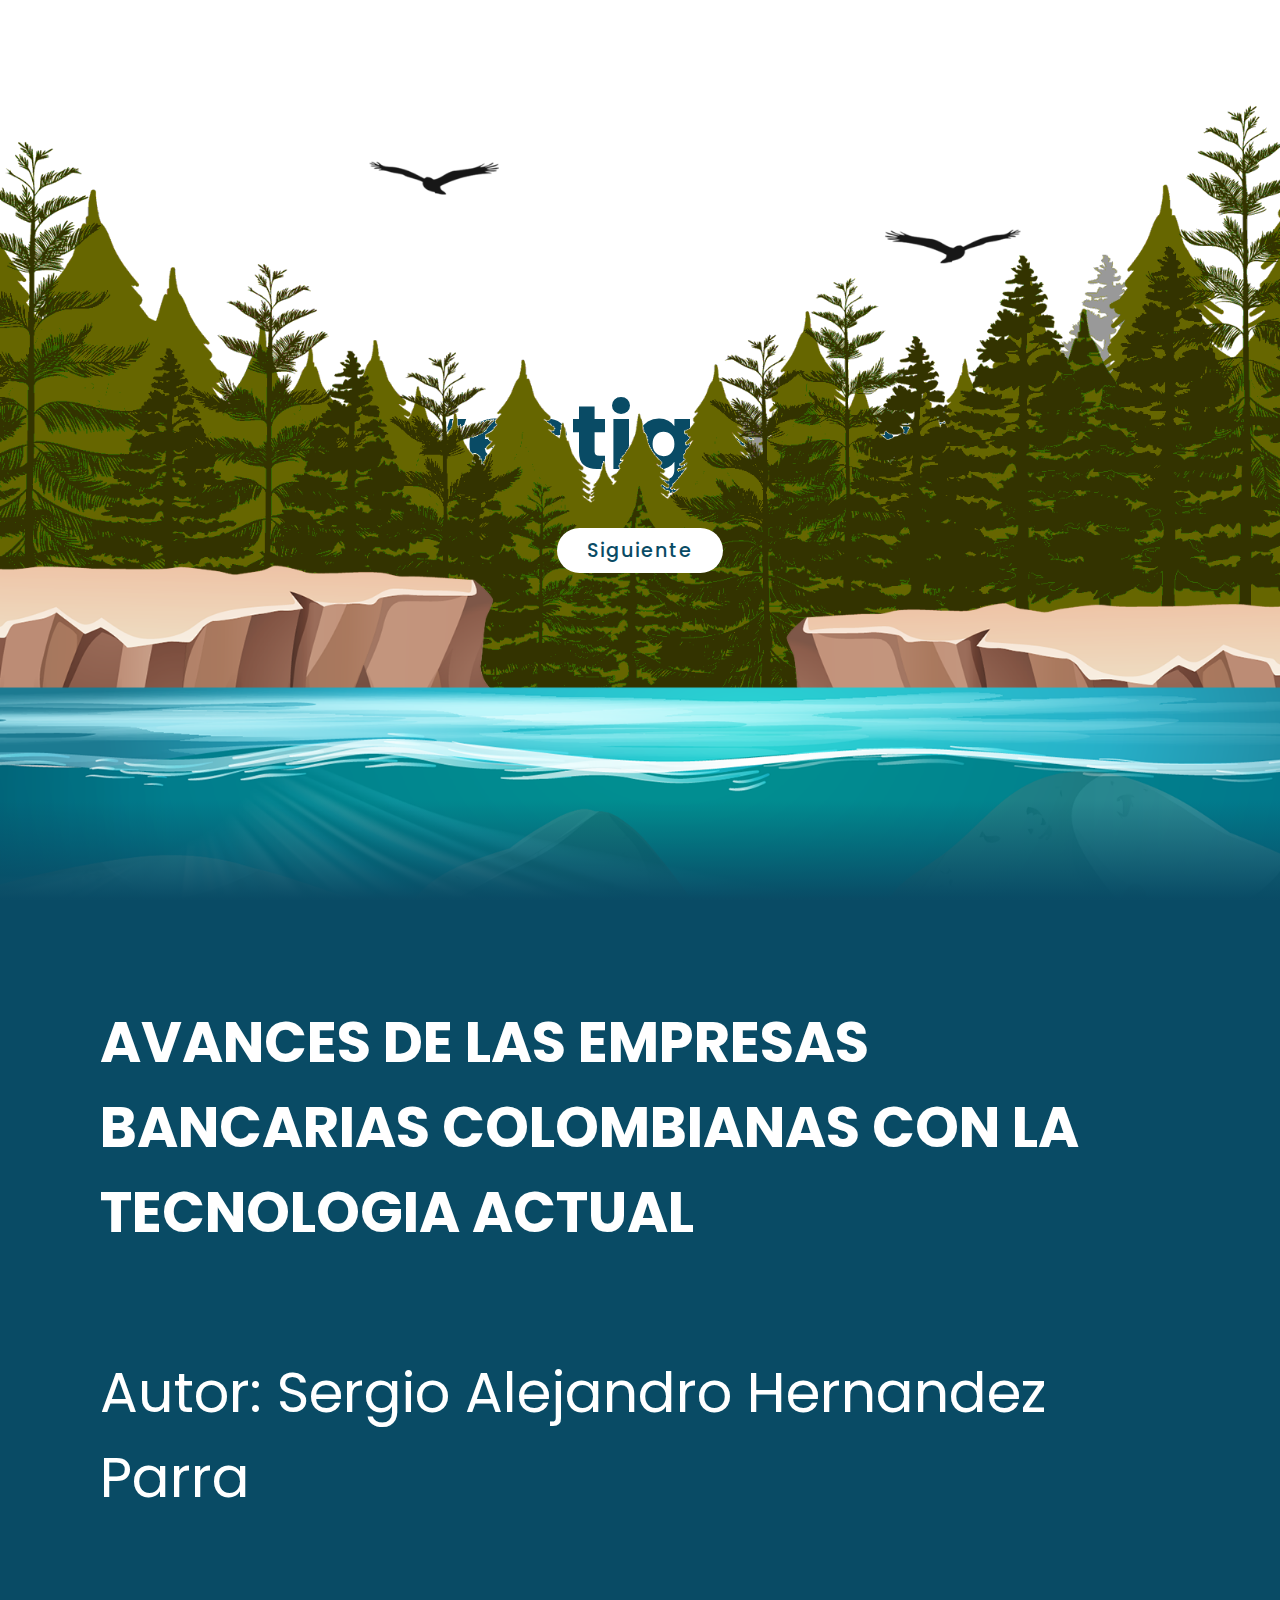
<file: Proyecto/index.html>
<!doctype html>
     <html>
         <head>
             <title>Investigacion</title>
             <link rel="stylesheet"type="text/css"href="styles.css">
         </head>
         <body>
             <header id="header">
                 <a href="#" class="logo">  </a>
                 <ul>
                     <li><a href="#" class="active"></a></li>
                     <li><a href="#"></a></li>
                     <li><a href="#"></a></li>
                     <li><a href="#"></a></li>
                 </ul>
             </header>
             <section>
  <h2 id="text"><span></span><br> Investigacion</h2> 
  <img src="./imagenes/bird1.png" id="bird1">
   <img src="./imagenes/bird2.png" id="bird2">
    <img src="./imagenes/forest.png" id="forest">
     <img src="./imagenes/rocks.png" id="rocks">
      <img src="./imagenes/water.png" id="water">
  <a href="segundo.html" id="btn">Siguiente</a>
          </section>
          <div class="sec">
              <h2>AVANCES DE LAS EMPRESAS BANCARIAS COLOMBIANAS CON LA TECNOLOGIA ACTUAL</h2>
              <p> <br> Autor: Sergio Alejandro Hernandez Parra</p>
          </div>
          <script>
            let text = document.getElementById('text')
         
            let bird1 = document.getElementById('bird1')
            let bird2 = document.getElementById('bird2')
            let btn = document.getElementById('btn')
            let rocks = document.getElementById('rocks')
            let forest = document.getElementById('forest')
            let water = document.getElementById('water')
            let header = document.getElementById('header')
            window.addEventListener('scroll',function(){
                let value = window.scrollY;



                text.style.top = 50 + value * -0.5 + '%';
                bird1.style.top = value * -1.5+ 'px';
                bird1.style.left = value * 2 +  'px';
                bird2.style.top = value * -1.5 + 'px';
                bird2.style.left = value * -5 + 'px';
                btn.style.marginTop=value * 1.5 + 'px';
                rocks.style.top= value * -0.12 + 'px';
                forest.style.top = value * 0.25 + 'px';
                header.style.top = value * 0.5 + 'px';












            })
  
          </script>
         </body>
</html>
</file>
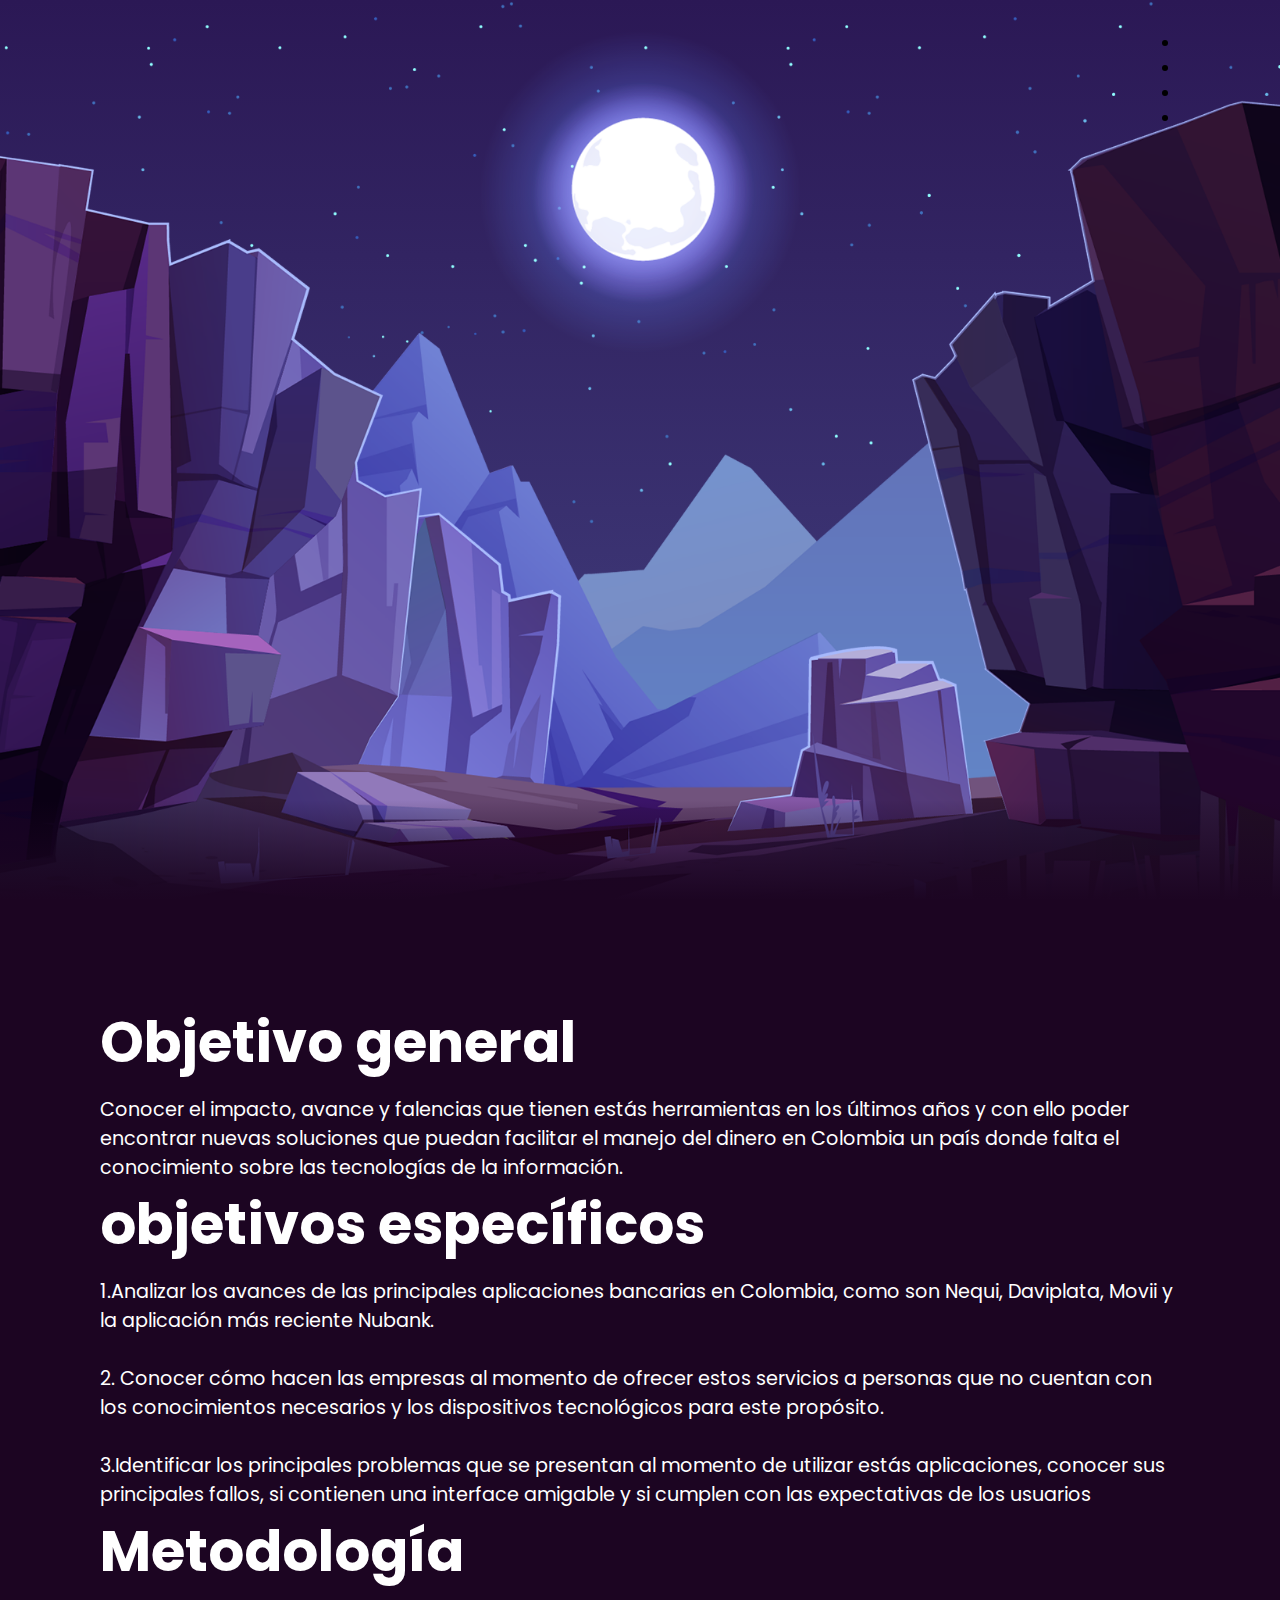
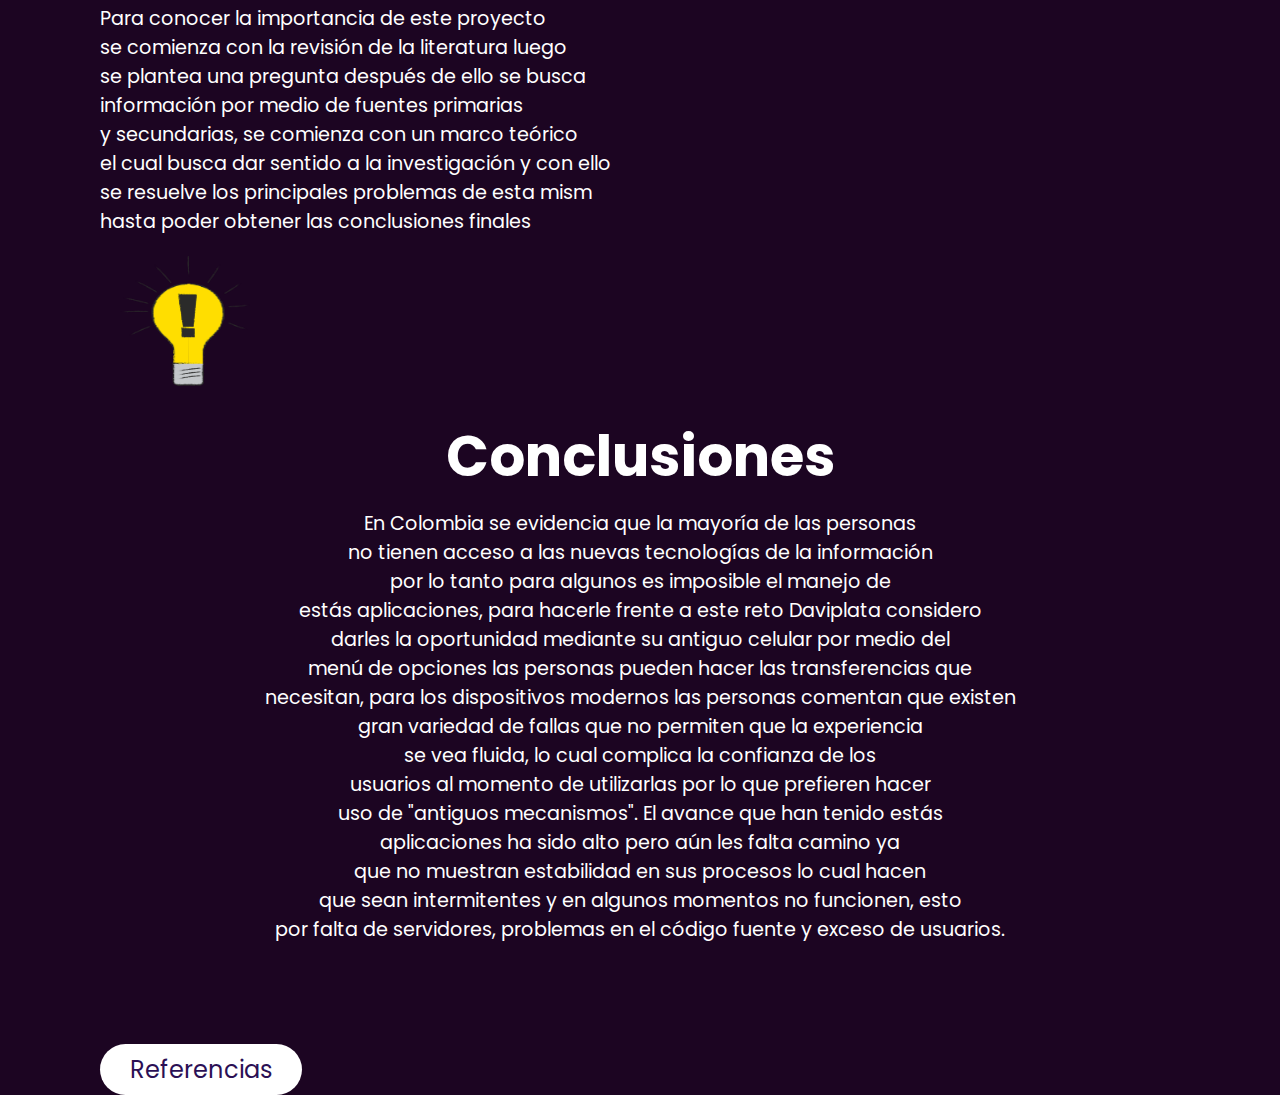
<file: Proyecto/objetivos.html>
<!doctype html>
<html>
  <head>
    <title>Parallax Scrolling Website|Vanilla Javascript</title>
    <link rel="stylesheet"type="text/css"href="objetivo.css">
  </head>
  <body>
    <header>
     <a href="#" class="logo">  </a>
      <ul>
        <li><a href="#"> </a></li>
       <li><a href="#">  </a></li>
       <li><a href="#">  </a></li>
       <li><a href="#"> </a></li>
     </ul>
   </header>
   <section>
     <img src="./imagenes/stars.png" id="stars">
     <img src="./imagenes/moon.png" id="moon">
      <img src="./imagenes/mountains_behind.png"id="mountains_behind">
      <h2 id="text">Objetivos</h2>
     
      <img src="./imagenes/mountains_front.png"id="mountains_front">

   </section>
   <div class="sec" id="sec">
     <h2>Objetivo general 


</h2>
     <p>Conocer el impacto, avance y falencias que tienen estás herramientas en los últimos años y con ello poder encontrar nuevas soluciones que puedan facilitar el manejo del dinero en Colombia un país donde falta el conocimiento sobre las tecnologías de la información.
 </p>
     <h2>
objetivos específicos
</h2>
     <p>
1.Analizar los avances de las principales aplicaciones bancarias en Colombia, como son Nequi, Daviplata, Movii y la aplicación más reciente Nubank.<br><br>

2. Conocer cómo hacen las empresas al momento de ofrecer estos servicios a personas que no cuentan con los conocimientos necesarios y los dispositivos tecnológicos para este propósito.<br><br>


3.Identificar los principales problemas que se presentan al momento de utilizar estás aplicaciones, conocer sus principales fallos, si contienen una interface amigable y si cumplen con las expectativas de los usuarios

     </p>
     <h2>Metodología </h2>
     <p>Para conocer la importancia de este proyecto<br> se comienza con la revisión de la literatura luego<br> se plantea una pregunta después de ello se busca <br>información por medio de fuentes primarias <br>y secundarias, se comienza con un marco teórico <br>el cual busca dar sentido a la investigación y con ello <br>se resuelve los principales problemas de  esta mism <br> hasta poder obtener las conclusiones finales<br>
     <img src="./imagenes/introduccion.png" class="centrar">

     <h2 class="izquierda">Conclusiones </h2>
     <p  class="izquierda">
En Colombia se evidencia que la mayoría de las personas <br>no tienen acceso a las nuevas tecnologías de la información<br> por lo tanto para algunos es imposible el manejo de <br> estás   aplicaciones, para hacerle frente a este reto Daviplata  considero <br> darles la oportunidad mediante su antiguo celular por medio del <br> menú  de opciones las personas pueden hacer  las transferencias que <br> necesitan, para los dispositivos modernos las personas comentan que existen <br> gran variedad de  fallas que no permiten que la experiencia <br> se vea fluida,  lo cual complica la confianza de los <br> usuarios al momento de utilizarlas por lo   que prefieren hacer <br>uso de "antiguos mecanismos". El avance que han tenido estás <br> aplicaciones ha sido alto pero aún les falta camino ya <br> que no muestran estabilidad en sus procesos lo cual hacen <br> que sean intermitentes y en algunos momentos no funcionen, esto <br>por falta de servidores, problemas en el código fuente y exceso de usuarios.
  
</p>
<a href="ultima.html" id="btn">Referencias</a>
   </div> </p>


   <script >
     let stars = document.getElementById('stars');
     let moon = document.getElementById('moon');
     let mountains_behind = document.getElementById('mountains_behind');
     let text = document.getElementById('text');
     let btn = document.getElementById('btn');
     let mountains_front = document.getElementById('mountains_front');
     let header = document.querySelector('header');

     window.addEventListener('scroll',function(){
      let value=window.scrollY;
      stars.style.left= value * 0.25+ 'px';
      moon.style.top = value * 1.05 + 'px';
      mountains_behind.style.top = value * 0.5 + 'px';
      mountains_front.style.top = value * 0 + 'px';
      text.style.marginRight = value * 4 + 'px';
      text.style.marginTop = value * 1.5 + 'px';
      header.style.top = value * 0.5 + 'px';
    })




   </script>
  </body>
</html>
</file>
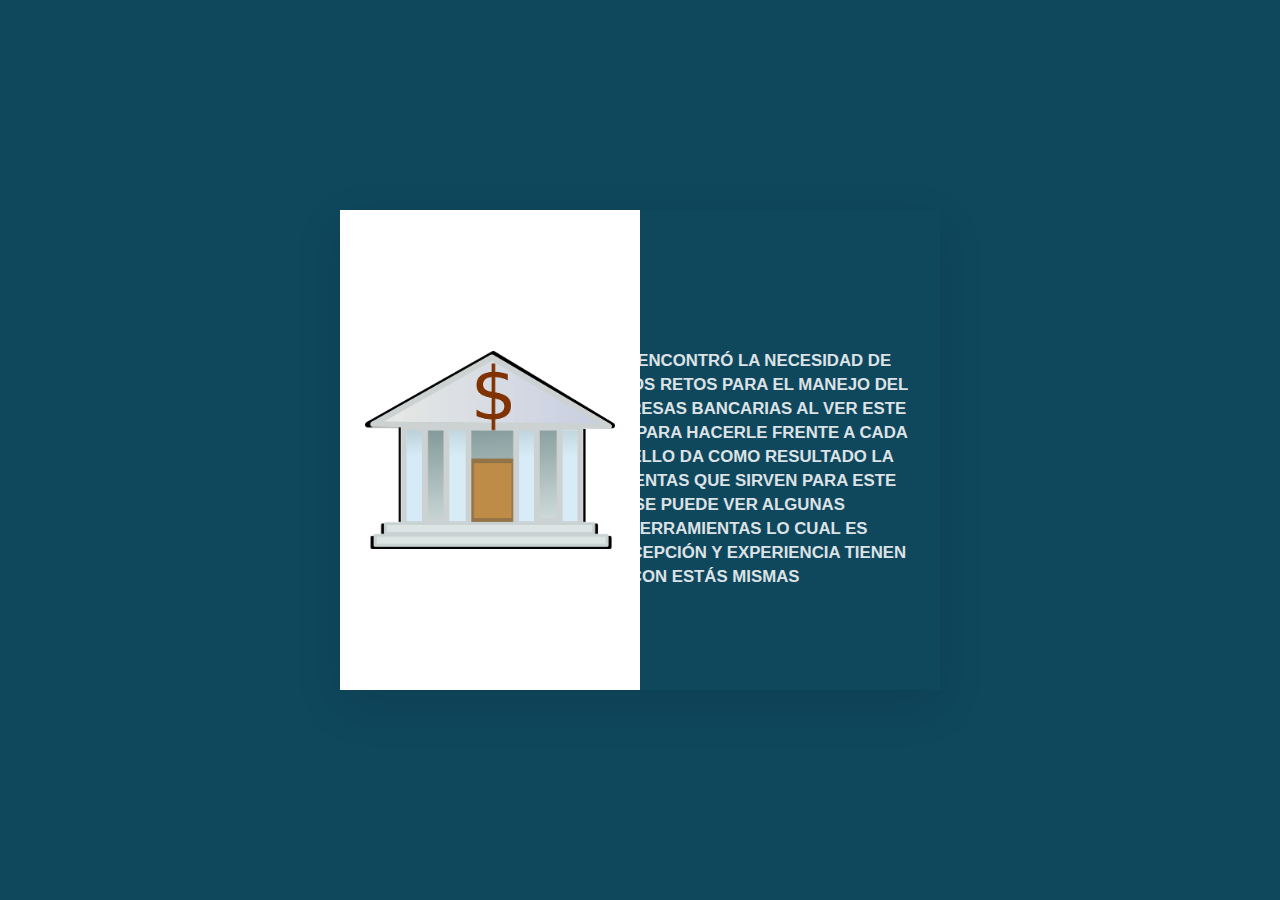
<file: Proyecto/segundo.html>
<!DOCTYPE html>
<html>
<head>
	<meta charset="utf-8">
	<meta name="viewport" content="width=device-width, initial-scale=1">
	<link rel="stylesheet" type="text/css" href="style.css">
	<title>Investigacion</title>
</head>
<body>
	<section><div class="card">
		<div class="imgBx">
			<img src="./imagenes/banco.png">
		</div>
		<div class="details">
			<h3><br>Introducción <br><br><br><p>Durante la investigación se encontró la necesidad de las personas frente a nuevos retos para el manejo del dinero, por lo cual las empresas bancarias al ver este estado comienzan a innovar para hacerle frente a cada reto que se presenta y con ello da como resultado la creación de nuevas herramientas que sirven para este fin, pero durante el camino se puede ver algunas falencias que tienen estás herramientas lo cual es necesario conocer que percepción y experiencia tienen los usuarios en su día a día con estás mismas </p>


 <span></span></h3>
			
			
		<div class="group">
			
			<a href="tercero.html">siguiente</a>
		</div>	
		</div>
	</div>
</section></section>
	
   
</body>
</html>
</file>
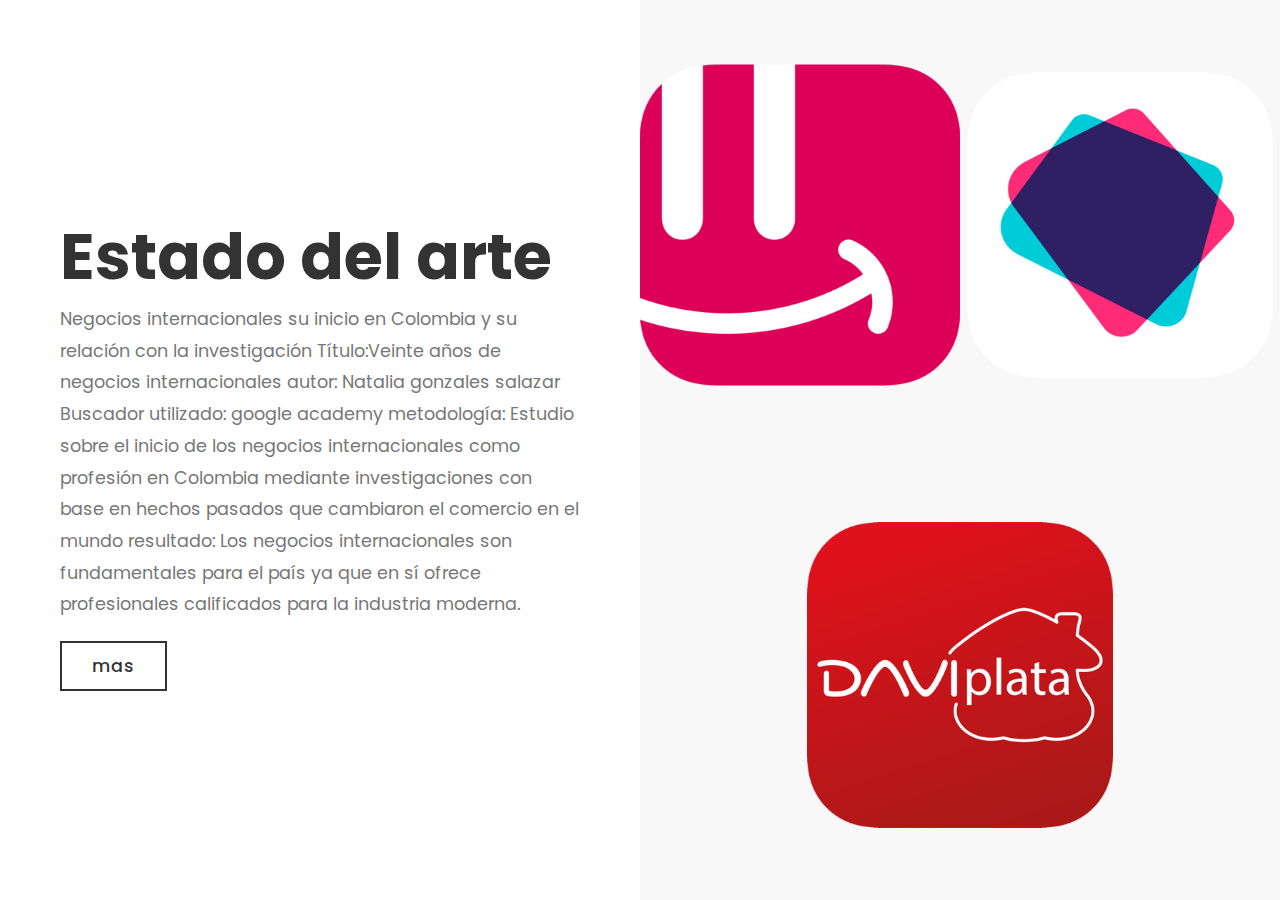
<file: Proyecto/tercero.html>
<!DOCTYPE html>
<html>
<head>
  <meta name="viewport"content="width=device-width,initial-scale=1.0">
  <title>Estado del arte</title>
  <link rel="stylesheet"type="text/css"href="style3.css">
</head>
<body>
  <section class="banner">
    <div class="box content">
      <header>
  <a href="#" class="logo"></a>
  <ul>
     <li><a href="#"></a></li>
     <li><a href="#"></a></li>
  </ul>
</header>
<div class="contentBox">
  <h2>Estado del arte</h2>
  <p>
 
Negocios internacionales su inicio en Colombia y su relación con la investigación  
Título:Veinte años de negocios internacionales
autor: Natalia gonzales salazar
Buscador utilizado: google academy 
metodología: Estudio sobre el inicio de los negocios internacionales como profesión en Colombia mediante investigaciones con base en hechos pasados que cambiaron  el comercio en el mundo 
resultado: Los negocios internacionales son fundamentales para el país ya que en sí ofrece profesionales calificados para la industria moderna.
</p>
  <a href="objetivos.html" class="btn">mas</a>
</div>
    </div>

    <div class="box images">
      <div class="imgBx">
        <img src="./imagenes/movi.png">
      </div>
      <div class="imgBx">
           <img src="./imagenes/nequi.png">
      </div>
      <div class="imgBx">
           <img src="./imagenes/daviplata.png">
      </div>
    </div>
  </section>
</body>
</html>
</file>
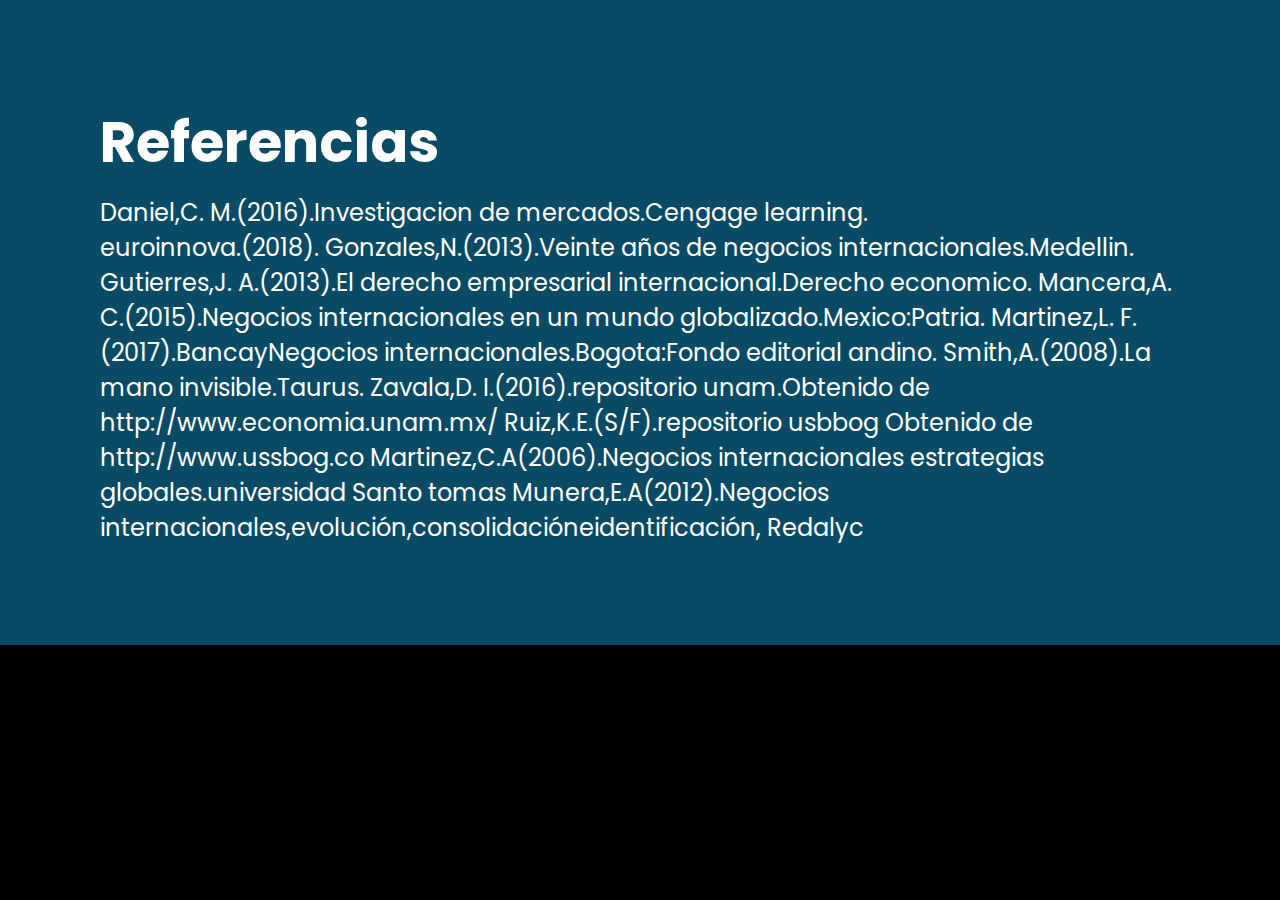
<file: Proyecto/ultima.html>
<!DOCTYPE html>
<html>
<head>
	<meta charset="utf-8">
	<meta name="viewport" content="width=device-width, initial-scale=1">
  <link rel="stylesheet" type="text/css" href="ultima.css">
	<title></title>
</head>
<body>
   <div class="sec" id="sec">
     <h2>Referencias</h2>
     <p>Daniel,C. M.(2016).Investigacion de mercados.Cengage learning.<br>
euroinnova.(2018).
Gonzales,N.(2013).Veinte años de negocios internacionales.Medellin.
Gutierres,J. A.(2013).El derecho empresarial internacional.Derecho economico.
Mancera,A. C.(2015).Negocios internacionales en un mundo globalizado.Mexico:Patria.
Martinez,L. F.(2017).BancayNegocios internacionales.Bogota:Fondo editorial andino.
Smith,A.(2008).La mano invisible.Taurus.
Zavala,D. I.(2016).repositorio unam.Obtenido de http://www.economia.unam.mx/
Ruiz,K.E.(S/F).repositorio usbbog Obtenido de http://www.ussbog.co
Martinez,C.A(2006).Negocios internacionales estrategias globales.universidad Santo tomas
Munera,E.A(2012).Negocios internacionales,evolución,consolidacióneidentificación,
Redalyc</p>
     
     </p>
   </div>
</body>
</html>
</file>
<file: Proyecto/styles.css>
@import url('https://fonts.googleapis.com/css?family=Poppins:300,400,500,600,700,800,900&display=swap');
*{
 margin:0;
 padding:0;
  box-sizing:border-box;
 font-family:'Poppins',sans-serif;
}
body
{
 overflow-x:hidden;
 background:#fff;
 min-height:100vh;  
}

#header
{
  position:absolute;
  top:0;
  Left:0;
  width:100%;
  padding:30px 100px;
  display:flex;
  justify-content:space-between;
  align-items:center;
}
#header .logo
{
  color:#094b65;
 font-weight:700;
 font-size:2em;
  text-decoration:none;
}
#header ul
{
 display:flex;
 justify-content:center;
 align-items:center;
  
}

#header ul li {
    List-style:none;
    margin-left:20px;
}
#header ul li a
{
  text-decoration:none;
 padding:6px 15px;
  color:#894b65;
 border-radius:20px;
}
#header ul li a:hover,
#header ul li a .active
{
 background:#994665;
  color:#fff;
}
section
{
  position:relative;
  width:100%;
  height:100vh;
  display:flex;
  justify-content:center;
  align-items:center;
}
section::before
{
 content:'';
 position:absolute;
 bottom:0;
 Left:0;
 width:100%;
 height:100px;
 background:linear-gradient(to top,#094b65,transparent);
 z-index:10;
}
section img
{
 position:absolute;
  top:0;
  Left:0;
 width:100%;
  height:100%;
  object-fit:cover;
 pointer-events:none;
}




section #text {
 position:absolute;
  color:#094b65;
 font-size:7vw;
  text-align:center;
  Line-height:0.55em;
  transform: translateY(-50px);
}
section #text span
{
 font-size:0.20em;
  Letter-spacing:2px;
 font-weight:400;
}
#btn
{
  text-decoration:none;
  display:inline-block;
  padding:8px 30px;
  background:#fff;
  color:#094b65;
  font-size:1.2em;
  font-weight:500;
  Letter-spacing:2px;
  border-radius:40px;
  transform:translateY(100px);
}

.sec{
 position:relative;
 padding:100px;
 background:#094b65;
}
.sec h2
{
 font-size:3.5em;
 color:#fff;
 margin-bottom:10px;
}
.sec p
{
 font-size:3.5em;
 color: #fff;
}
</file>
<file: Proyecto/objetivo.css>
@import url('https://fonts.googleapis.com/css?family=Poppins:300,400,500,600,700,800,900&display=swap');
*{
 margin:0;
 padding:0;
 box-sizing:border-box;
 font-family:'Poppins',sans-serif;
 scroll-behavior: smooth;
}
body
{
 min-height:100vh;
 overflow-x: hidden;
 background:linear-gradient(#2b1855,#7597de);
}
header
{
 position:absolute;
  top:0;
  Left:0;
 width:100%;
 padding:30px 100px;
 display:flex;
 justify-content:space-between;
 align-items: center;
 z-index: 10000;
}

header .logo
{
 color:#fff;
 font-weight:700;
 text-decoration:none;
 font-size:2em;
 text-transform:uppercase;
 Letter-spacing:2px;
}

section
{
 position:relative;
 width:100%;
 height:100vh;
 padding:100px;
 display: flex;
 justify-content: center;
 align-items: center;
 overflow: hidden;
}

section::before
{
  content:'';
 position:absolute;
  bottom:0;
 width:100%;
  height:100px;
 background:linear-gradient(to top,#1c0522,transparent);
 z-index:1000;

}




section img
{
 position:absolute;
  top:0;
  Left:0;
 width:100%;
 height:100%;
  object-fit:cover;
  pointer-events: none;
}
.centrar{
  padding: 10px; 
  margin: 10px; 
  
  height: 150px;
  width: 150px;
}

.izquierda{
  text-align: center;
}

section img#moon{
    mix-blend-mode: screen;
}
section img#mountains_front
{
 z-index:10;
}
#text

{
  position:absolute;
  right: -350px;
  color:#fff;
  white-space:nowrap;
 font-size:7.5vw;
  z-index:9;
 
}


#btn
{
 text-decoration:none;
 display:inline-block;
 padding:8px 30px;
 border-radius:40px;
 background:#fff;
  color:#2b1055;
  font-size:1.5em;
  z-index: 9;
  transform: translateY(100px);
 
}

.sec
{
  position:relative;
  padding:100px;
  background:#1c0522;
}
.sec h2
{
 font-size:3.5em;
  margin-bottom:10px;
  color:#fff;
}
.sec p
{
 font-size:1.2em;
  color:#fff;

}
</file>
<file: Proyecto/style.css>
*{
	margin: 0;
	padding: 0;
	box-sizing: border-box;
	font-family: 'Poppins', sans-serif;

}

body{
	display: flex;
	justify-content: center;
	align-items: center;
	min-height: 100vh;
	background:#0F475D;

}

.card{
	position: relative;
	width: 600px;
	height: 480px;
	background: #000;
	box-shadow: 0 15px 45px rgba(0, 0, 0, 0.1);
	display: flex;
	overflow: hidden;
	transition: 0.5s ease-in-out;
}

.card:hover{
	width: 900px;

}

.card .imgBx{
	position: relative;
	min-width: 300px;
	height: 100%;
	background: #fff;
	display: flex;
	justify-content: center;
	align-items: center;
	overflow: hidden;
	z-index: 2;
}

.card .imgBx img{
	max-width: 250px;
	transition: 0.5 ease-in-out;
}

.card:hover .imgBx img{
	transform: rotate(-35deg) translateX(-20px);
}
/* es este */
.card .details{
	position: absolute;
	left: 0;
	min-width: 600px;
	height: 100%;
	background: #0F475D;
	display: flex;
	justify-content: center;
	/*align-items: center;*/
	padding: 20px;
	flex-direction: column;
	z-index: 1;
	transition: 0.5s ease-in-out;


}

.card:hover .details{
	left: 300px;

}

.card .details::before{
	content: '';
	position: absolute;
	left: 0;
	width: 0;
	height: 0;
	border-top: 10px solid transparent;
	border-bottom: 10px solid  transparent;
	border-left: 10px solid #fff;

}

.card .details h3{
	color: #fff;
	text-transform: uppercase;
	font-weight: 600;
	font-size: 1.5em;
	line-height: 1em;
}

.card .details h3 span{
	font-size: 0.65em;
	font-weight: 300;
	text-transform: none;
	opacity: 0.85;

}

.card .details h4{
	color: #fff;
	text-transform: uppercase;
	font-weight: 600;
	font-size: 0.9em;
	margin-top: 20px;
	margin-bottom: 10px;
	line-height: 1em;
}

.card .details p {
	color: #fff;
	opacity: 0.85;
	font-size: 0.7em;

}

.card .details .size{
	display: flex;
	gap: 10px;


}

.card .details .size li{
	list-style: none;
	color: #fff;
	font-size: 0.9em;
	width: 40px;
	height: 40px;
	border: 2px solid #fff;
	display: flex;
	justify-content: center;
	align-items: center;
	font-weight: 500;
	opacity: 0.65;
	cursor: pointer;
	
}

.card .details .size li:hover{
	color: #4ba9e9;
	background: #fff;
	opacity: 1;
}
.card .details .group{
	position: relative;
	display: flex;
	justify-content: space-between;
	align-items: center;
	margin-top: 20px;

}

.card .details .group h2{
	color: #0F475D;
	font-weight: 600;

}

.card .details .group h2 sup{
	font-weight: 300;
}

.card .details .group h2 small{
	font-size: 0.75em;

}

.card .details .group a{
	display: inline-flex;
	padding: 10px 25px;
	background: #fff;
	text-decoration: none;
	text-transform: uppercase;
	font-weight: 500;
	color: #4ba9e9;
</file>
<file: Proyecto/style3.css>
@import url('https://fonts.googleapis.com/css?family=Poppins:100,200,300,400,500,600,700,800,900');
* 
{
 margin:0;
 padding:0;
  box-sizing:border-box;
 font-family:'Poppins',sans-serif;
}
.banner
{
  display:grid;
 grid-template-columns:1fr 1fr;
}
.banner .box
{
 position:relative;
  height:100vh;
 background:#fff;
}
.banner .box:last-child
{
  background:#ff0;

}

header
{
 position:absolute;
  top:0;
  Left:0;
 width:100%;
 padding:20px 60px;
  display:flex;
 justify-content:space-between;
  align-items:center;
}
.logo
{
 position:relative;
 font-size:1.4em;
  color:#111;
 font-weight:700;
  text-decoration:none;
  }

header ul
{
  display:flex;
}
header ul li
{
  
  list-style:none;
 margin-left:30px;
}

header ul li a
{
  text-decoration:none;
 font-weight:500;
  color:#bdbdbd;
  Letter-spacing:1px;
}

header ul li a:hover
{
  color:#333;
}

.content
{
 display:flex;
 justify-content:center;
 align-items:center;
 padding:60px;

}

.content h2
{
   font-size:4em;
 color:#333;
}

.content p{
  font-size: 1.1em;
  color: #777;
  line-height: 1.8em;
}

.btn
{
  display:inline-block;
 font-size:1.1em;
  margin-top:20px;
  color:#333;
  text-decoration:none;
 font-weight:500;
 border:2px solid#333;
 padding:10px 30px;
  Letter-spacing:1px;
  transition:0.5s;
}
.btn:hover
{
  background:#333;
  color:#fff;
  letter-spacing:2px;
}

.images
{
 display:flex;
 flex-wrap:wrap;
}
.images .imgBx
{
 position:relative;
 width:50%;
 height:50vh;
 background:#0f0;
 }

 .images .imgBx:nth-child(2)
{
 background:#00f;
}
.images .imgBx:nth-child(3)
{
 width:100%;
 background:#0F475D ;
}
.images .imgBx img
{
 position:absolute;
 top:0;
 Left:0;
 width:100%;
 height:100%;
 object-fit:cover;
 }
</file>
<file: Proyecto/ultima.css>
@import url('https://fonts.googleapis.com/css?family=Poppins:300,400,500,600,700,800,900&display=swap');
*{
 margin:0;
 padding:0;
  box-sizing:border-box;
 font-family:'Poppins',sans-serif;
}
body
{
 overflow-x:hidden;
 background:black;
 min-height:100vh;  
}

.sec{
 position:relative;
 padding:100px;
 background:#094b65;
}
.sec h2
{
 font-size:3.5em;
 color:#fff;
 margin-bottom:10px;
}
.sec p
{
 font-size:1.5em;
 color: #fff;
}
</file>
